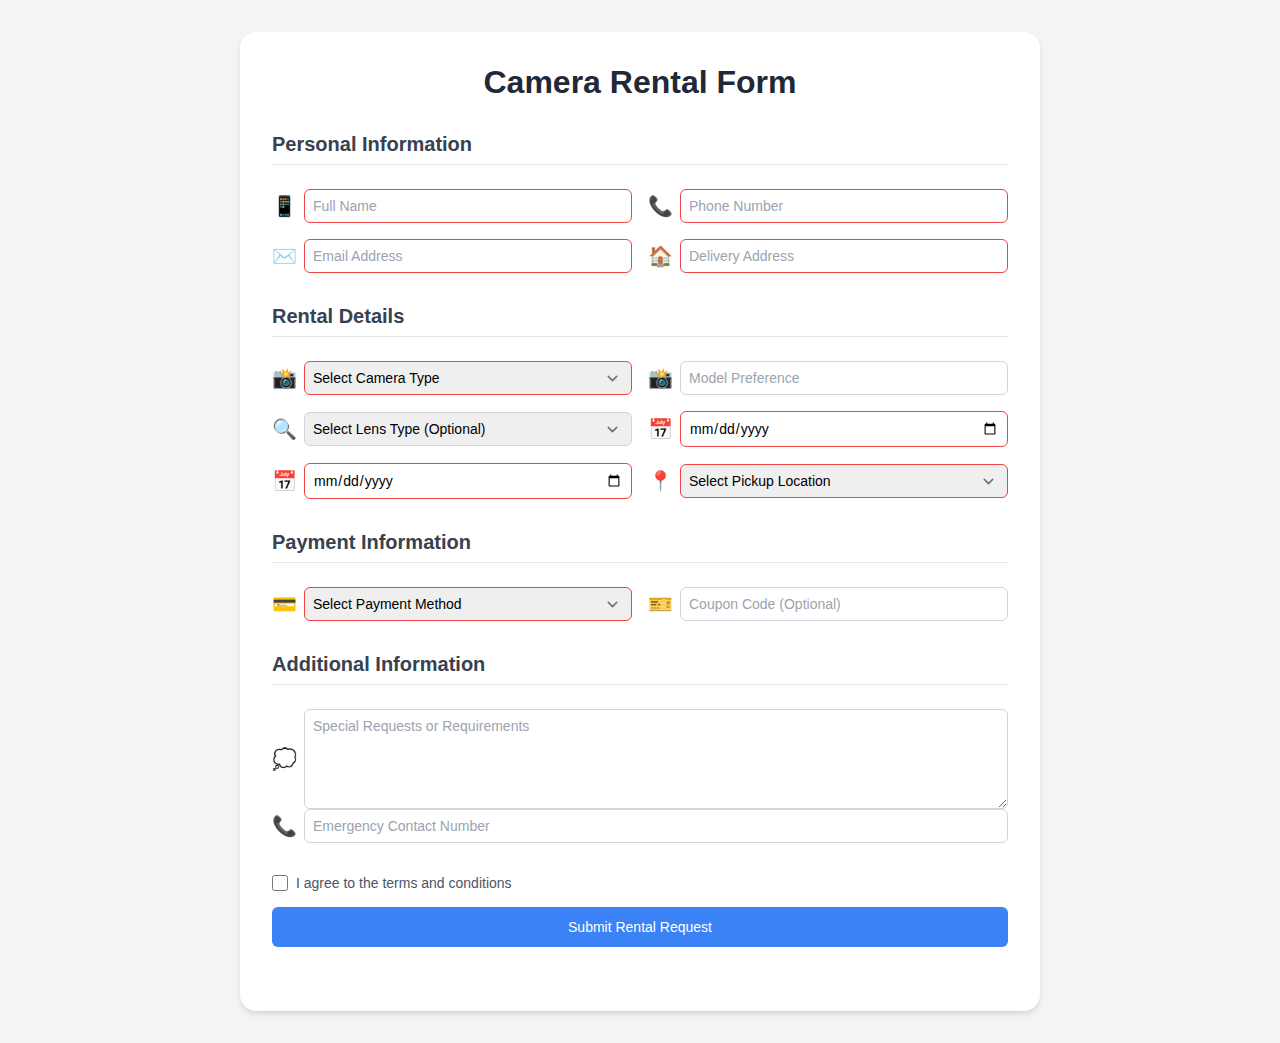
<file: index.html>
<!DOCTYPE html>
<html lang="en">
<head>
  <meta charset="UTF-8">
  <meta name="viewport" content="width=device-width, initial-scale=1.0">
  <title>Camera Rental Form</title>
  <link rel="stylesheet" href="styles.css">
</head>
<body>
  <div class="container">
    <div class="form-card">
      <h2>Camera Rental Form</h2>
      
      <form id="rentalForm">
        <!-- User Information Section -->
        <div class="form-section">
          <h3>Personal Information</h3>
          <div class="grid-2">
            <div class="input-group">
              <span class="icon">📱</span>
              <input type="text" name="fullName" placeholder="Full Name" required>
            </div>
            <div class="input-group">
              <span class="icon">📞</span>
              <input type="tel" name="phone" placeholder="Phone Number" required>
            </div>
            <div class="input-group">
              <span class="icon">✉️</span>
              <input type="email" name="email" placeholder="Email Address" required>
            </div>
            <div class="input-group">
              <span class="icon">🏠</span>
              <input type="text" name="address" placeholder="Delivery Address" required>
            </div>
          </div>
        </div>

        <!-- Rental Details Section -->
        <div class="form-section">
          <h3>Rental Details</h3>
          <div class="grid-2">
            <div class="input-group">
              <span class="icon">📸</span>
              <select name="cameraType" required>
                <option value="">Select Camera Type</option>
                <option value="dslr">DSLR</option>
                <option value="mirrorless">Mirrorless</option>
                <option value="action">Action Camera</option>
                <option value="video">Video Camera</option>
              </select>
            </div>
            <div class="input-group">
              <span class="icon">📸</span>
              <input type="text" name="modelPreference" placeholder="Model Preference">
            </div>
            <div class="input-group">
              <span class="icon">🔍</span>
              <select name="lensType">
                <option value="">Select Lens Type (Optional)</option>
                <option value="wide">Wide Angle</option>
                <option value="telephoto">Telephoto</option>
                <option value="macro">Macro</option>
                <option value="prime">Prime</option>
              </select>
            </div>
            <div class="input-group">
              <span class="icon">📅</span>
              <input type="date" name="startDate" required>
            </div>
            <div class="input-group">
              <span class="icon">📅</span>
              <input type="date" name="endDate" required>
            </div>
            <div class="input-group">
              <span class="icon">📍</span>
              <select name="pickupLocation" required>
                <option value="">Select Pickup Location</option>
                <option value="store1">Main Store - City Center</option>
                <option value="store2">Branch - West End</option>
                <option value="store3">Branch - East Side</option>
              </select>
            </div>
          </div>
        </div>

        <!-- Payment Section -->
        <div class="form-section">
          <h3>Payment Information</h3>
          <div class="grid-2">
            <div class="input-group">
              <span class="icon">💳</span>
              <select name="paymentMethod" required>
                <option value="">Select Payment Method</option>
                <option value="card">Credit/Debit Card</option>
                <option value="cash">Cash on Delivery</option>
                <option value="upi">UPI</option>
              </select>
            </div>
            <div class="input-group">
              <span class="icon">🎫</span>
              <input type="text" name="couponCode" placeholder="Coupon Code (Optional)">
            </div>
          </div>
        </div>

        <!-- Additional Information -->
        <div class="form-section">
          <h3>Additional Information</h3>
          <div class="input-group">
            <span class="icon">💭</span>
            <textarea name="specialRequests" placeholder="Special Requests or Requirements" rows="4"></textarea>
          </div>
          <div class="input-group">
            <span class="icon">📞</span>
            <input type="tel" name="emergencyContact" placeholder="Emergency Contact Number">
          </div>
        </div>

        <!-- Terms and Submit -->
        <div class="form-section">
          <div class="checkbox-group">
            <input type="checkbox" name="agreeToTerms" id="terms" required>
            <label for="terms">I agree to the terms and conditions</label>
          </div>

          <button type="submit" class="submit-btn">Submit Rental Request</button>
        </div>
      </form>
    </div>
  </div>

  <script src="script.js"></script>
</body>
</html>
</file>
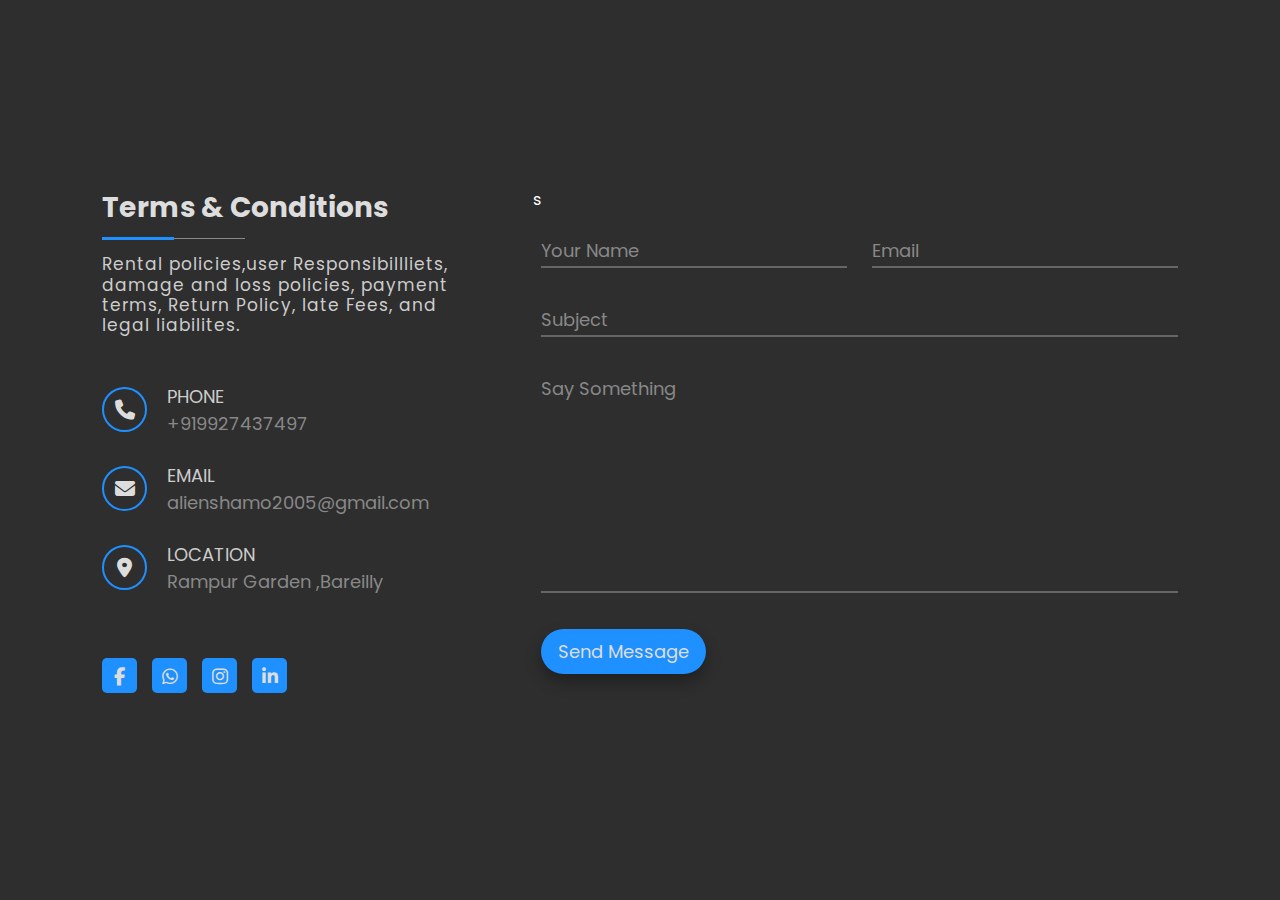
<file: contact.html>
<!DOCTYPE html>
<html>
<head>
	<!-- *******  Link To CSS Style Sheet  ******* -->
	<link rel="stylesheet" type="text/css" href="contact.css">

	<!-- *******  Font Awesome Icons Link  ******* -->
	<link rel="stylesheet" href="https://cdnjs.cloudflare.com/ajax/libs/font-awesome/6.1.1/css/all.min.css"/>

	<!-- *******  Link To Goggle Fonts  *******  -->
	<link href="https://fonts.googleapis.com/css2?family=Poppins:ital,wght@0,100;0,200;0,400;0,500;0,600;0,800;1,900&display=swap" rel="stylesheet">

	<meta name="viewport" content="width=device-width, initial-scale=1.0">

	<title>Contact Section</title>
</head>
<body>
	<div class="container">
		<main class="row">
			
			<!--  *******   Left Section (Column) Starts   *******  -->

			<section class="col left">
				
				<!--  *******   Title Starts   *******  -->

				<div class="contactTitle">
					<h2>Terms & Conditions</h2>
					<p> Rental policies,user Responsibillliets, damage and loss policies, payment
            terms, Return Policy, late Fees, and legal liabilites.
          </p>
				</div>

				<!--  *******   Title Ends   *******  -->

				<!--  *******   Contact Info Starts   *******  -->

				<div class="contactInfo">
					
					<div class="iconGroup">
						<div class="icon">
							<i class="fa-solid fa-phone"></i>
						</div>
						<div class="details">
							<span>Phone</span>
							<span>+919927437497</span>
						</div>
					</div>

					<div class="iconGroup">
						<div class="icon">
							<i class="fa-solid fa-envelope"></i>
						</div>
						<div class="details">
							<span>Email</span>
							<span>alienshamo2005@gmail.com</span>
						</div>
					</div>

					<div class="iconGroup">
						<div class="icon">
							<i class="fa-solid fa-location-dot"></i>
						</div>
						<div class="details">
							<span>Location</span>
							<span>Rampur Garden ,Bareilly</span>
						</div>
					</div>

				</div>

				<!--  *******   Contact Info Ends   *******  -->

				<!--  *******   Social Media Starts   *******  -->

				<div class="socialMedia">
					<a href="https://www.facebook.com/"><i class="fa-brands fa-facebook-f"></i></a>
					<a href="https://web.whatsapp.com/"><i class="fa-brands fa-whatsapp"></i></a>
					<a href="https://www.instagram.com/"><i class="fa-brands fa-instagram"></i></a>
					<a href="https://www.linkedin.com/job/"><i class="fa-brands fa-linkedin-in"></i></a>
				</div>

				<!--  *******   Social Media Ends   *******  -->

			</section>

			<!--  *******   Left Section (Column) Ends   *******  -->
s
			<!--  *******   Right Section (Column) Starts   *******  -->

			<section class="col right">
				
				<!--  *******   Form Starts   *******  -->

				<form class="messageForm">
					
					<div class="inputGroup halfWidth">
						<input type="text" name="" required="required">
						<label>Your Name</label>
					</div>

					<div class="inputGroup halfWidth">
						<input type="email" name="" required="required">
						<label>Email</label>
					</div>

					<div class="inputGroup fullWidth">
						<input type="text" name="" required="required">
						<label>Subject</label>
					</div>

					<div class="inputGroup fullWidth">
						<textarea required="required"></textarea>
						<label>Say Something</label>
					</div>

					<div class="inputGroup fullWidth">
						<button>Send Message</button>
					</div>

				</form>

				<!--  *******   Form Ends   *******  -->
			</section>

			<!--  *******   Right Section (Column) Ends   *******  -->

		</main>
	</div>
</body>
</html>
</file>
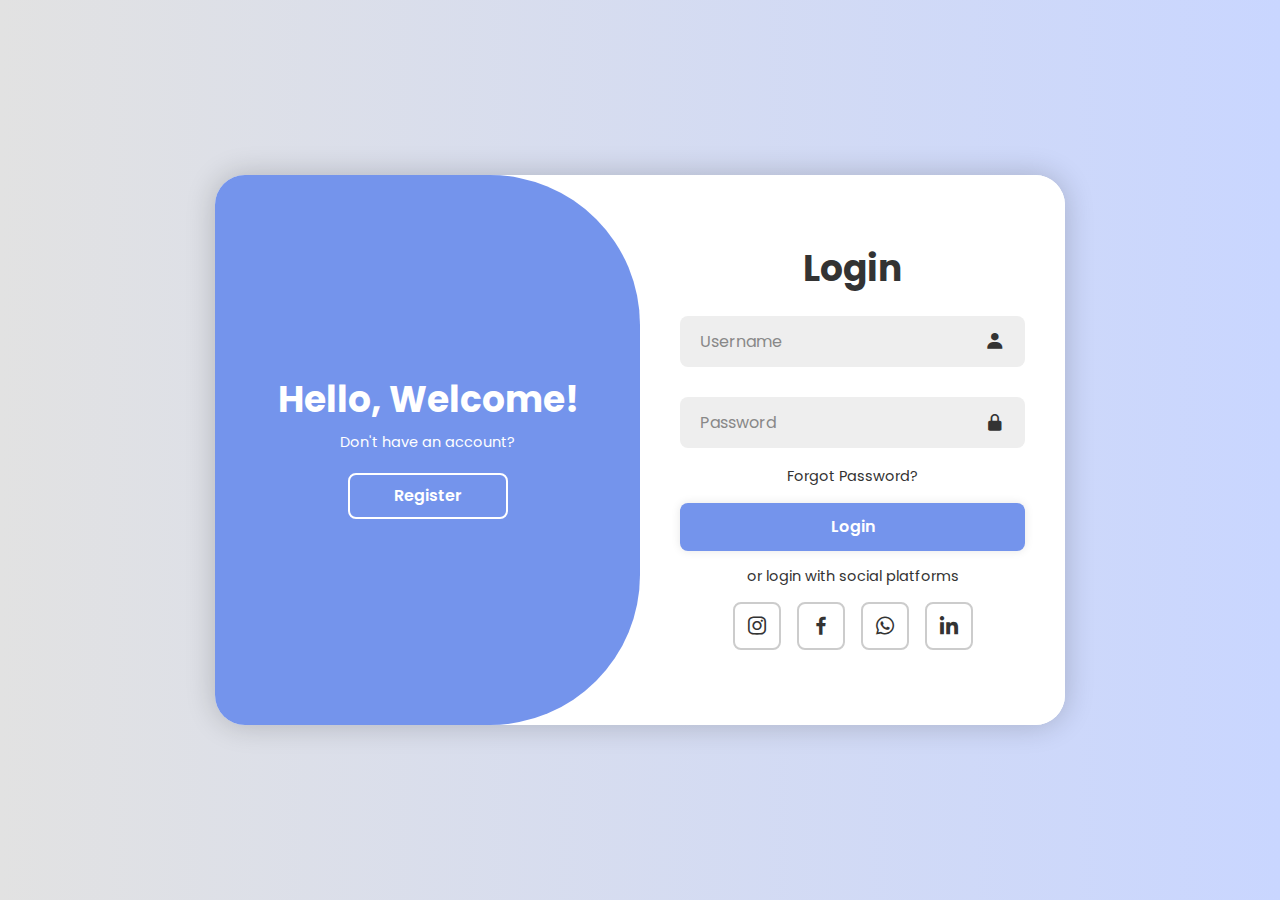
<file: login.html>
<!DOCTYPE html>
<html lang="en">
<head>
    <meta charset="UTF-8">
    <meta name="viewport" content="width=device-width, initial-scale=1.0">
    <title>Login/Signup Form</title>
    <link rel="stylesheet" href="login.css">
    <link href='https://unpkg.com/boxicons@2.1.4/css/boxicons.min.css' rel='stylesheet'>
</head>
  <body>

    <!-- credits to the writter @leonam-silva-de-souza -->
      <div class="container">
          <div class="form-box login">
              <form action="#">
                  <h1>Login</h1>
                  <div class="input-box">
                      <input type="text" placeholder="Username" required>
                      <i class='bx bxs-user'></i>
                  </div>
                  <div class="input-box">
                      <input type="password" placeholder="Password" required>
                      <i class='bx bxs-lock-alt' ></i>
                  </div>
                  <div class="forgot-link">
                      <a href="#">Forgot Password?</a>
                  </div>
                  <button type="submit" class="btn">Login</button>
                  <p>or login with social platforms</p>
                  <div class="social-icons">
                      <a href="https://www.instagram.com/"><i class='bx bxl-instagram' ></i></a>
                      <a href="https://www.facebook.com/"><i class='bx bxl-facebook' ></i></a>
                      <a href="https://web.whatsapp.com/"><i class='bx bxl-whatsapp' ></i></a>
                      <a href="https://www.linkedin.com/job/"><i class='bx bxl-linkedin' ></i></a>
                  </div>
              </form>
          </div>

          <div class="form-box register">
              <form action="#">
                  <h1>Registration</h1>
                  <div class="input-box">
                      <input type="text" placeholder="Username" required>
                      <i class='bx bxs-user'></i>
                  </div>
                  <div class="input-box">
                      <input type="email" placeholder="Email" required>
                      <i class='bx bxs-envelope' ></i>
                  </div>
                  <div class="input-box">
                      <input type="password" placeholder="Password" required>
                      <i class='bx bxs-lock-alt' ></i>
                  </div>
                  <button type="submit" class="btn">Register</button>
                  <p>or register with social platforms</p>
                  <div class="social-icons">
                    <a href="https://www.instagram.com/"><i class='bx bxl-instagram' ></i></a>
                    <a href="https://www.facebook.com/"><i class='bx bxl-facebook' ></i></a>
                    <a href="https://web.whatsapp.com/"><i class='bx bxl-whatsapp' ></i></a>
                    <a href="https://www.linkedin.com/job/"><i class='bx bxl-linkedin' ></i></a>
                  </div>
              </form>
          </div>

          <div class="toggle-box">
              <div class="toggle-panel toggle-left">
                  <h1>Hello, Welcome!</h1>
                  <p>Don't have an account?</p>
                  <button class="btn register-btn">Register</button>
              </div>

              <div class="toggle-panel toggle-right">
                  <h1>Welcome Back!</h1>
                  <p>Already have an account?</p>
                  <button class="btn login-btn">Login</button>
              </div>
          </div>
      </div>

      <script src="login.js"></script>
  </body>
</html>
</file>
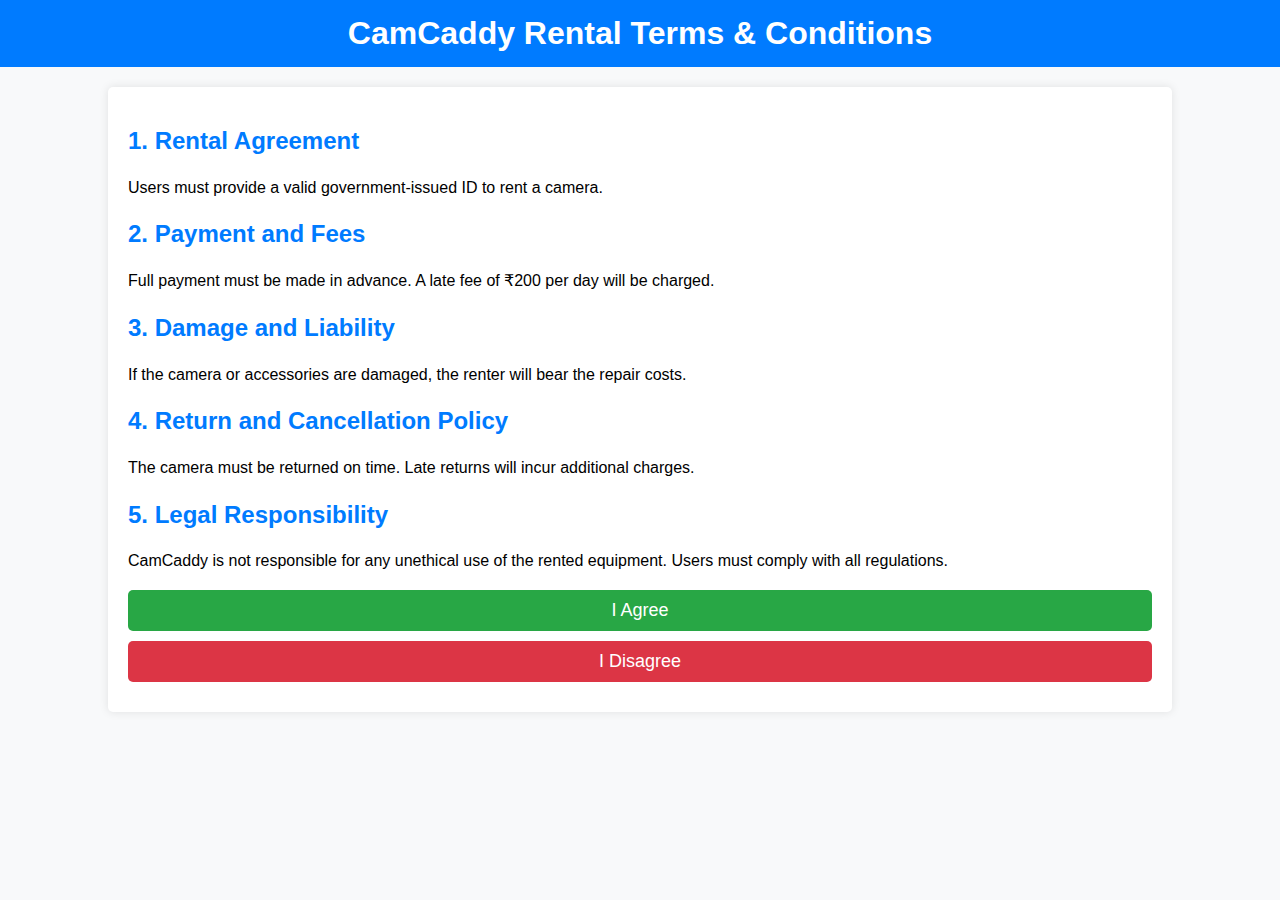
<file: prompt.html>
<!DOCTYPE html>
<html lang="en">
<head>
    <meta charset="UTF-8">
    <meta name="viewport" content="width=device-width, initial-scale=1.0">
    <title>Terms & Conditions - CamCaddy</title>
    <link rel="stylesheet" href="prompt.css">
</head>
<body>
    <header>
        <h1>CamCaddy Rental Terms & Conditions</h1>
    </header>
    
    <main>
        <section class="terms">
            <h2>1. Rental Agreement</h2>
            <p>Users must provide a valid government-issued ID to rent a camera.</p>

            <h2>2. Payment and Fees</h2>
            <p>Full payment must be made in advance. A late fee of ₹200 per day will be charged.</p>

            <h2>3. Damage and Liability</h2>
            <p>If the camera or accessories are damaged, the renter will bear the repair costs.</p>

            <h2>4. Return and Cancellation Policy</h2>
            <p>The camera must be returned on time. Late returns will incur additional charges.</p>

            <h2>5. Legal Responsibility</h2>
            <p>CamCaddy is not responsible for any unethical use of the rented equipment. Users must comply with all regulations.</p>
        </section>

        <button id="acceptBtn">I Agree</button>
        <button id="declineBtn">I Disagree</button>
    </main>

    <script src="prompt.js"></script>
</body>
</html>
</file>
<file: styles.css>
* {
    margin: 0;
    padding: 0;
    box-sizing: border-box;
    font-family: -apple-system, BlinkMacSystemFont, "Segoe UI", Roboto, "Helvetica Neue", Arial, sans-serif;
  }
  
  body {
    background-color: #f3f4f6;
    min-height: 100vh;
    padding: 2rem 1rem;
  }
  
  .container {
    max-width: 800px;
    margin: 0 auto;
  }
  
  .form-card {
    background: white;
    padding: 2rem;
    border-radius: 1rem;
    box-shadow: 0 4px 6px -1px rgba(0, 0, 0, 0.1), 0 2px 4px -1px rgba(0, 0, 0, 0.06);
  }
  
  h2 {
    text-align: center;
    color: #1f2937;
    font-size: 2rem;
    margin-bottom: 2rem;
  }
  
  h3 {
    color: #374151;
    font-size: 1.25rem;
    padding-bottom: 0.5rem;
    border-bottom: 1px solid #e5e7eb;
    margin-bottom: 1.5rem;
  }
  
  .form-section {
    margin-bottom: 2rem;
  }
  
  .grid-2 {
    display: grid;
    grid-template-columns: 1fr;
    gap: 1rem;
  }
  
  @media (min-width: 640px) {
    .grid-2 {
      grid-template-columns: repeat(2, 1fr);
    }
  }
  
  .input-group {
    display: flex;
    align-items: center;
    gap: 0.5rem;
  }
  
  .icon {
    color: #6b7280;
    font-size: 1.25rem;
    width: 24px;
    text-align: center;
  }
  
  input[type="text"],
  input[type="tel"],
  input[type="email"],
  input[type="date"],
  select,
  textarea {
    width: 100%;
    padding: 0.5rem;
    border: 1px solid #d1d5db;
    border-radius: 0.375rem;
    font-size: 0.875rem;
    transition: all 0.2s;
  }
  
  input:focus,
  select:focus,
  textarea:focus {
    outline: none;
    border-color: #3b82f6;
    box-shadow: 0 0 0 3px rgba(59, 130, 246, 0.2);
  }
  
  textarea {
    resize: vertical;
    min-height: 100px;
  }
  
  .checkbox-group {
    display: flex;
    align-items: center;
    gap: 0.5rem;
    margin-bottom: 1rem;
  }
  
  input[type="checkbox"] {
    width: 1rem;
    height: 1rem;
    border-radius: 0.25rem;
    border: 1px solid #d1d5db;
    cursor: pointer;
  }
  
  .checkbox-group label {
    font-size: 0.875rem;
    color: #4b5563;
  }
  
  .submit-btn {
    width: 100%;
    padding: 0.75rem;
    background-color: #3b82f6;
    color: white;
    border: none;
    border-radius: 0.375rem;
    font-size: 0.875rem;
    font-weight: 500;
    cursor: pointer;
    transition: background-color 0.2s;
  }
  
  .submit-btn:hover {
    background-color: #2563eb;
  }
  
  .submit-btn:focus {
    outline: none;
    box-shadow: 0 0 0 3px rgba(59, 130, 246, 0.5);
  }
  
  /* Error styles */
  input:invalid,
  select:invalid,
  textarea:invalid {
    border-color: #ef4444;
  }
  
  input:invalid:focus,
  select:invalid:focus,
  textarea:invalid:focus {
    box-shadow: 0 0 0 3px rgba(239, 68, 68, 0.2);
  }
  
  /* Placeholder styles */
  ::placeholder {
    color: #9ca3af;
  }
  
  /* Custom select arrow */
  select {
    appearance: none;
    background-image: url("data:image/svg+xml,%3csvg xmlns='http://www.w3.org/2000/svg' fill='none' viewBox='0 0 20 20'%3e%3cpath stroke='%236b7280' stroke-linecap='round' stroke-linejoin='round' stroke-width='1.5' d='M6 8l4 4 4-4'/%3e%3c/svg%3e");
    background-position: right 0.5rem center;
    background-repeat: no-repeat;
    background-size: 1.5em 1.5em;
    padding-right: 2.5rem;
  }
</file>
<file: contact.css>
*{
	margin: 0;
	padding: 0;
	box-sizing: border-box;
	font-family: 'Poppins', sans-serif;
}
body{
	width: 100%;
	min-height: 100vh;
	background-color: #2e2e2e;
	color: white;
}
.container{
	width: 100%;
	min-height: 100vh;
	display: flex;
	justify-content: center;
	align-items: center;
	padding: 30px 8%;
}
.container .row{
	display: flex;
	justify-content: space-between;
	width: 100%;
	max-width: 1100px;
}
.row section.col{
	display: flex;
	flex-direction: column;
}
.row section.left{
	flex-basis: 35%;
	min-width: 320px;
	margin-right: 60px;
}
.row section.right{
	flex-basis: 60%;
}
section.left .contactTitle h2{
	position: relative;
	font-size: 28px;
	color: #ddd;
	display: inline-block;
	margin-bottom: 25px;
}
section.left .contactTitle h2::before{
	content: '';
	position: absolute;
	width: 50%;
	height: 1px;
	background-color: #888;
	top: 120%;
	left: 0;
}
section.left .contactTitle h2::after{
	content: '';
	position: absolute;
	width: 25%;
	height: 3px;
	background-color: dodgerblue;
	top: calc(120% - 1px);
	left: 0;
}
section.left .contactTitle p{
	font-size: 17px;
	color: #ccc;
	letter-spacing: 1px;
	line-height: 1.2;
	padding-bottom: 22px;
}
section.left .contactInfo{
	margin-bottom: 16px;
}
.contactInfo .iconGroup{
	display: flex;
	align-items: center;
	margin: 25px 0px;
}
.iconGroup .icon{
	width: 45px;
	height: 45px;
	border: 2px solid dodgerblue;
	border-radius: 50%;
	margin-right: 20px;
	position: relative;
}
.iconGroup .icon i{
	font-size: 20px;
	color: #ddd;
	position: absolute;
	top: 50%;
	left: 50%;
	transform: translate(-50%, -50%);
}
.iconGroup .details span{
	display: block;
	color: #888;
	font-size: 18px;
}
.iconGroup .details span:nth-child(1){
	text-transform: uppercase;
	color: #ccc;
}
section.left .socialMedia{
	display: flex;
	justify-content: flex-start;
	align-items: center;
	flex-wrap: wrap;
	margin: 22px 0px 20px;
}
.socialMedia a{
	width: 35px;
	height: 35px;
	text-decoration: none;
	text-align: center;
	margin-right: 15px;
	border-radius: 5px;
	background-color: dodgerblue;
	transition: 0.4s;
}
.socialMedia a i{
	color: #ddd;
	font-size: 18px;
	line-height: 35px;
	border: 1px solid transparent;
	transition-delay: 0.4s;
}
.socialMedia a:hover{
	transform: translateY(-5px);
	background-color: #2e2e2e;
	color: dodgerblue;
	border: 1px solid dodgerblue;
}
.socialMedia a:hover i{
	color: dodgerblue;
}

/* Code for the right section (column) */

.row section.right .messageForm{
	display: flex;
	justify-content: space-between;
	flex-wrap: wrap;
	padding-top: 30px;
}
.row section.right .inputGroup{
	margin: 18px 0px;
	position: relative;
}
.messageForm .halfWidth{
	flex-basis: 48%;
}
.messageForm .fullWidth{
	flex-basis: 100%;
}
.messageForm input, .messageForm textarea{
	width: 100%;
	font-size: 18px;
	padding: 2px 0px;
	background-color: #2e2e2e;
	color: #ddd;
	border: none;
	border-bottom: 2px solid #666;
	outline: none;
}
.messageForm textarea{
	resize: none;
	height: 220px;
	display: block;
}
textarea::-webkit-scrollbar{
	width: 5px;
}
textarea::-webkit-scrollbar-track{
	background-color: #1e1e1e;
	border-radius: 15px;
}
textarea::-webkit-scrollbar-thumb{
	background-color: dodgerblue;
	border-radius: 15px;
}
.inputGroup label{
	position: absolute;
	left: 0;
	bottom: 4px;
	color: #888;
	font-size: 18px;
	transition: 0.4s;
	pointer-events: none;
}
.inputGroup:nth-child(4) label{
	top: 2px;
}
.inputGroup input:focus ~ label, .inputGroup textarea:focus ~ label,
.inputGroup input:valid ~ label, .inputGroup textarea:valid ~ label
{
	transform: translateY(-30px);
	font-size: 16px;
}
.inputGroup button{
	padding: 8px 16px;
	font-size: 18px;
	background-color: dodgerblue;
	color: #ddd;
	border: 1px solid transparent;
	border-radius: 25px;
	outline: none;
	cursor: pointer;
	box-shadow: 0px 8px 15px rgba(0, 0, 0, 0.3);
	transition: 0.4s;
}
.inputGroup button:hover{
	background-color: #2e2e2e;
	color: rgb(30, 131, 232);
	box-shadow: 0px 0px 15px rgba(0, 0, 0, 0.3);
	border: 1px solid dodgerblue;
}
@media(max-width: 1100px){
	.messageForm .halfWidth{
		flex-basis: 100%;
	}
}
@media(max-width: 900px){
	.container .row{
		flex-wrap: wrap;
	}
	.row section.left, .row section.right{
		flex-basis: 100%;
		margin: 0px;
	}
}
</file>
<file: login.css>
@import url('https://fonts.googleapis.com/css2?family=Poppins:ital,wght@0,100;0,200;0,300;0,400;0,500;0,600;0,700;0,800;0,900;1,100;1,200;1,300;1,400;1,500;1,600;1,700;1,800;1,900&display=swap');

*{
    margin: 0;
    padding: 0;
    box-sizing: border-box;
    font-family: "Poppins", sans-serif;
    text-decoration: none;
    list-style: none;
}

body{
    display: flex;
    justify-content: center;
    align-items: center;
    min-height: 100vh;
    background: linear-gradient(90deg, #e2e2e2, #c9d6ff);
}

.container{
    position: relative;
    width: 850px;
    height: 550px;
    background: #fff;
    margin: 20px;
    border-radius: 30px;
    box-shadow: 0 0 30px rgba(0, 0, 0, .2);
    overflow: hidden;
}

    .container h1{
        font-size: 36px;
        margin: -10px 0;
    }

    .container p{
        font-size: 14.5px;
        margin: 15px 0;
    }

form{ width: 100%; }

.form-box{
    position: absolute;
    right: 0;
    width: 50%;
    height: 100%;
    background: #fff;
    display: flex;
    align-items: center;
    color: #333;
    text-align: center;
    padding: 40px;
    z-index: 1;
    transition: .6s ease-in-out 1.2s, visibility 0s 1s;
}

    .container.active .form-box{ right: 50%; }

    .form-box.register{ visibility: hidden; }
        .container.active .form-box.register{ visibility: visible; }

.input-box{
    position: relative;
    margin: 30px 0;
}

    .input-box input{
        width: 100%;
        padding: 13px 50px 13px 20px;
        background: #eee;
        border-radius: 8px;
        border: none;
        outline: none;
        font-size: 16px;
        color: #333;
        font-weight: 500;
    }

        .input-box input::placeholder{
            color: #888;
            font-weight: 400;
        }
    
    .input-box i{
        position: absolute;
        right: 20px;
        top: 50%;
        transform: translateY(-50%);
        font-size: 20px;
    }

.forgot-link{ margin: -15px 0 15px; }
    .forgot-link a{
        font-size: 14.5px;
        color: #333;
    }

.btn{
    width: 100%;
    height: 48px;
    background: #7494ec;
    border-radius: 8px;
    box-shadow: 0 0 10px rgba(0, 0, 0, .1);
    border: none;
    cursor: pointer;
    font-size: 16px;
    color: #fff;
    font-weight: 600;
}

.social-icons{
    display: flex;
    justify-content: center;
}

    .social-icons a{
        display: inline-flex;
        padding: 10px;
        border: 2px solid #ccc;
        border-radius: 8px;
        font-size: 24px;
        color: #333;
        margin: 0 8px;
    }

.toggle-box{
    position: absolute;
    width: 100%;
    height: 100%;
}

    .toggle-box::before{
        content: '';
        position: absolute;
        left: -250%;
        width: 300%;
        height: 100%;
        background: #7494ec;
        /* border: 2px solid red; */
        border-radius: 150px;
        z-index: 2;
        transition: 1.8s ease-in-out;
    }

        .container.active .toggle-box::before{ left: 50%; }

.toggle-panel{
    position: absolute;
    width: 50%;
    height: 100%;
    /* background: seagreen; */
    color: #fff;
    display: flex;
    flex-direction: column;
    justify-content: center;
    align-items: center;
    z-index: 2;
    transition: .6s ease-in-out;
}

    .toggle-panel.toggle-left{ 
        left: 0;
        transition-delay: 1.2s; 
    }
        .container.active .toggle-panel.toggle-left{
            left: -50%;
            transition-delay: .6s;
        }

    .toggle-panel.toggle-right{ 
        right: -50%;
        transition-delay: .6s;
    }
        .container.active .toggle-panel.toggle-right{
            right: 0;
            transition-delay: 1.2s;
        }

    .toggle-panel p{ margin-bottom: 20px; }

    .toggle-panel .btn{
        width: 160px;
        height: 46px;
        background: transparent;
        border: 2px solid #fff;
        box-shadow: none;
    }

@media screen and (max-width: 650px){
    .container{ height: calc(100vh - 40px); }

    .form-box{
        bottom: 0;
        width: 100%;
        height: 70%;
    }

        .container.active .form-box{
            right: 0;
            bottom: 30%;
        }

    .toggle-box::before{
        left: 0;
        top: -270%;
        width: 100%;
        height: 300%;
        border-radius: 20vw;
    }

        .container.active .toggle-box::before{
            left: 0;
            top: 70%;
        }

        .container.active .toggle-panel.toggle-left{
            left: 0;
            top: -30%;
        }

    .toggle-panel{ 
        width: 100%;
        height: 30%;
    }
        .toggle-panel.toggle-left{ top: 0; }
        .toggle-panel.toggle-right{
            right: 0;
            bottom: -30%;
        }

            .container.active .toggle-panel.toggle-right{ bottom: 0; }
}

@media screen and (max-width: 400px){
    .form-box { padding: 20px; }

    .toggle-panel h1{font-size: 30px; }
}
</file>
<file: prompt.css>
body {
    font-family: Arial, sans-serif;
    margin: 0;
    padding: 0;
    background-color: #f8f9fa;
}

header {
    background-color: #007bff;
    color: white;
    text-align: center;
    padding: 15px;
}

h1 {
    margin: 0;
}

main {
    width: 80%;
    margin: 20px auto;
    background: white;
    padding: 20px;
    border-radius: 5px;
    box-shadow: 0 0 10px rgba(0, 0, 0, 0.1);
}

h2 {
    color: #007bff;
}

p {
    font-size: 16px;
    line-height: 1.6;
}

button {
    display: block;
    width: 100%;
    padding: 10px;
    margin: 10px 0;
    border: none;
    font-size: 18px;
    cursor: pointer;
    border-radius: 5px;
}

#acceptBtn {
    background-color: #28a745;
    color: white;
}

#declineBtn {
    background-color: #dc3545;
    color: white;
}
</file>
